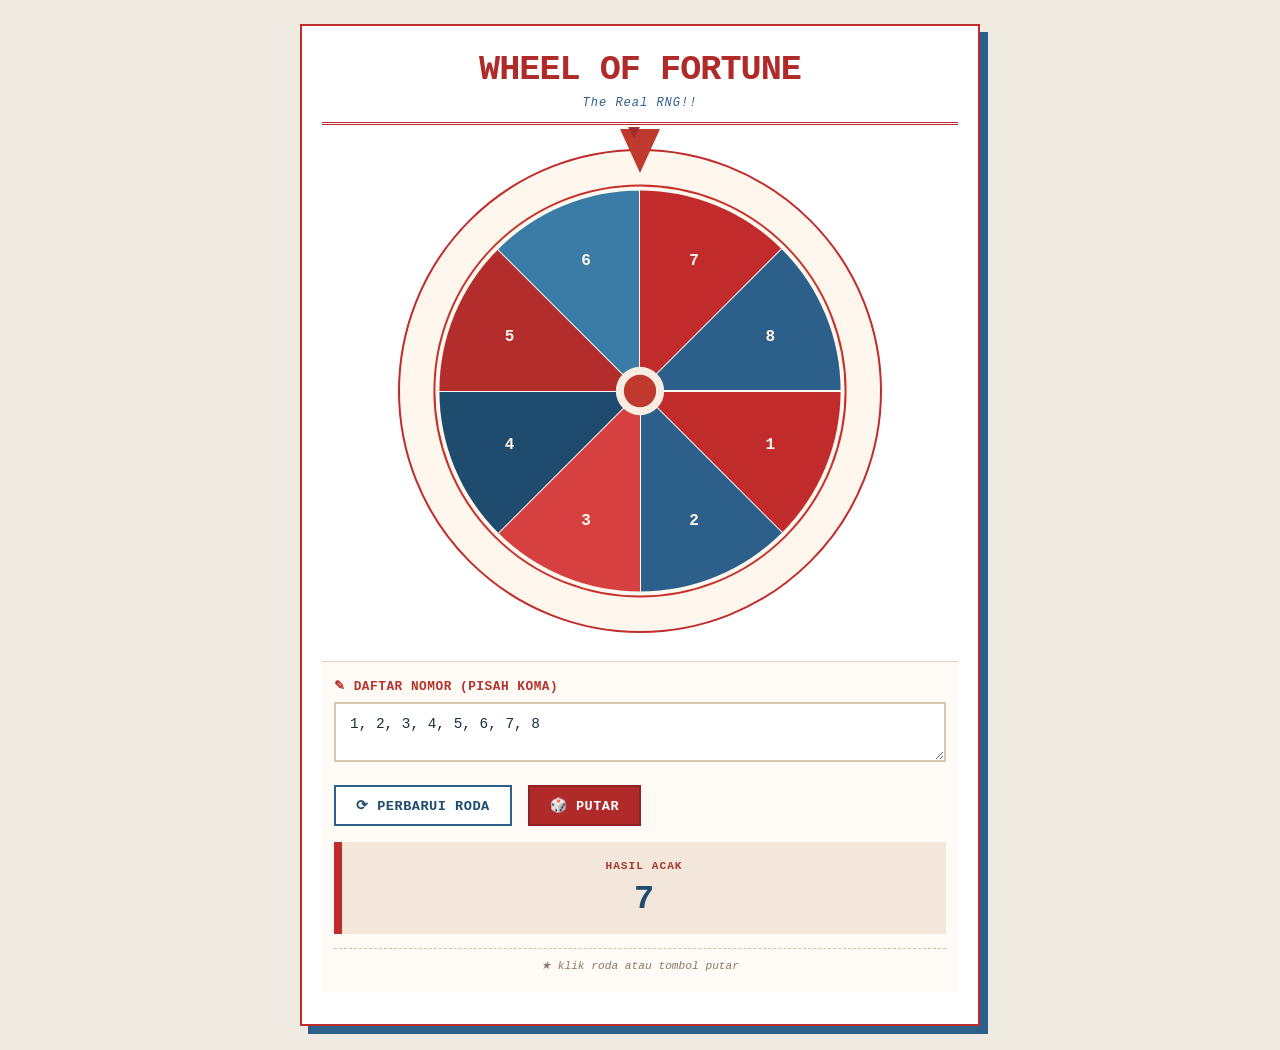
<file: index.html>
<!DOCTYPE html>
<html lang="id">
<head>
    <meta charset="UTF-8">
    <meta name="viewport" content="width=device-width, initial-scale=1.0, user-scalable=no">
    <title>Wheel Of Fortune</title>
    <link rel="stylesheet" href="style.css">
</head>
<body>
    <div class="app">
        <div class="wheel-header">
            <h1>WHEEL OF FORTUNE</h1>
            <p class="tagline">The Real RNG!!</p>
        </div>

        <div class="wheel-area">
            <div class="canvas-wrapper">
                <canvas id="wheelCanvas" width="480" height="480"></canvas>
                <div class="pointer"></div>
            </div>
        </div>

        <div class="control-panel">
            <div class="custom-box">
                <label for="itemsInput">✎ daftar nomor (pisah koma)</label>
                <textarea id="itemsInput" rows="2" placeholder="1, 2, 3, 4, 5, 6, 7, 8"></textarea>
                <div class="button-group">
                    <button id="updateBtn" class="btn-update">⟳ perbarui roda</button>
                    <button id="spinBtn" class="btn-spin">🎲 PUTAR</button>
                </div>
            </div>
            <div class="result-card">
                <span class="result-label">hasil acak</span>
                <div class="result-value" id="resultDisplay">—</div>
            </div>
            <div class="retro-note">★ klik roda atau tombol putar</div>
        </div>
    </div>
    <script>
        (function(){
            // ---------- DOM elements ----------
            const canvas = document.getElementById('wheelCanvas');
            const ctx = canvas.getContext('2d');
            const itemsInput = document.getElementById('itemsInput');
            const updateBtn = document.getElementById('updateBtn');
            const spinBtn = document.getElementById('spinBtn');
            const resultDisplay = document.getElementById('resultDisplay');

            let segments = [];
            let currentRotation = 0;
            let animating = false;
            let animFrameId = null;
            let spinStartTime = 0;
            let spinDuration = 3500;        // 3.5 detik → lebih lambat & dramatis
            let startRotation = 0;
            let targetRotation = 0;
            
            let width, height, centerX, centerY, radius;
            const POINTER_ANGLE = -Math.PI / 2;
            const defaultItems = ["1", "2", "3", "4", "5", "6", "7", "8"];
            
            function normalizeAngle(angle) {
                let norm = angle % (2 * Math.PI);
                if (norm < 0) norm += 2 * Math.PI;
                return norm;
            }
            
            // warna retro: merah, biru
            function getSegmentColor(index, total) {
                const colors = ["#c22b2b", "#2c5f8a", "#d64040", "#1e4b6e", "#b32d2d", "#3a7ca5"];
                return colors[index % colors.length];
            }
            
            function buildSegments(items) {
                const count = items.length;
                if (count === 0) return [];
                const angleStep = (2 * Math.PI) / count;
                const newSegments = [];
                let start = 0;
                for (let i = 0; i < count; i++) {
                    const end = start + angleStep;
                    newSegments.push({
                        label: items[i].trim() === "" ? "?" : items[i].trim(),
                        startAngle: start,
                        endAngle: end,
                        color: getSegmentColor(i, count)
                    });
                    start = end;
                }
                return newSegments;
            }
            
            function drawWheel() {
                if (!ctx) return;
                width = canvas.width;
                height = canvas.height;
                centerX = width / 2;
                centerY = height / 2;
                radius = Math.min(width, height) * 0.42;
                
                ctx.clearRect(0, 0, width, height);
                if (!segments.length) {
                    ctx.fillStyle = "#f0ede8";
                    ctx.fillRect(0, 0, width, height);
                    ctx.fillStyle = "#9e2d2d";
                    ctx.font = "bold 16px 'Courier New', monospace";
                    ctx.textAlign = "center";
                    ctx.fillText("⚠️ masukkan data", centerX, centerY);
                    return;
                }
                
                const rot = currentRotation % (2 * Math.PI);
                for (let i = 0; i < segments.length; i++) {
                    const seg = segments[i];
                    const start = seg.startAngle + rot;
                    const end = seg.endAngle + rot;
                    ctx.beginPath();
                    ctx.arc(centerX, centerY, radius, start, end);
                    ctx.lineTo(centerX, centerY);
                    ctx.fillStyle = seg.color;
                    ctx.fill();
                    ctx.strokeStyle = "#fcf9f0";
                    ctx.lineWidth = 2;
                    ctx.beginPath();
                    ctx.arc(centerX, centerY, radius, start, end);
                    ctx.lineTo(centerX, centerY);
                    ctx.stroke();
                }
                
                ctx.beginPath();
                ctx.arc(centerX, centerY, radius * 0.12, 0, 2 * Math.PI);
                ctx.fillStyle = "#f8ede0";
                ctx.fill();
                ctx.beginPath();
                ctx.arc(centerX, centerY, radius * 0.08, 0, 2 * Math.PI);
                ctx.fillStyle = "#bf3a2e";
                ctx.fill();
                
                ctx.font = `bold ${Math.max(11, Math.floor(radius * 0.08))}px "Courier New", monospace`;
                ctx.fillStyle = "#f9f2e2";
                ctx.shadowBlur = 0;
                ctx.textAlign = "center";
                ctx.textBaseline = "middle";
                const textRadius = radius * 0.7;
                for (let i = 0; i < segments.length; i++) {
                    const seg = segments[i];
                    const midAngle = seg.startAngle + (seg.endAngle - seg.startAngle) / 2 + rot;
                    const x = centerX + Math.cos(midAngle) * textRadius;
                    const y = centerY + Math.sin(midAngle) * textRadius;
                    let label = seg.label;
                    if (label.length > 10) label = label.slice(0, 8) + "..";
                    ctx.fillStyle = "#fff6e8";
                    ctx.fillText(label, x, y);
                }
                
                ctx.beginPath();
                ctx.arc(centerX, centerY, radius + 4, 0, 2 * Math.PI);
                ctx.lineWidth = 2;
                ctx.strokeStyle = "#c5312b";
                ctx.stroke();
            }
            
            function getCurrentWinnerSegment(rotationRad) {
                if (!segments.length) return null;
                let localPointer = normalizeAngle(POINTER_ANGLE - rotationRad);
                for (let seg of segments) {
                    if (localPointer >= seg.startAngle && localPointer < seg.endAngle) return seg;
                }
                return segments[0];
            }
            
            function updateResultFromRotation() {
                const winner = getCurrentWinnerSegment(currentRotation);
                if (winner) resultDisplay.innerText = winner.label;
                else resultDisplay.innerText = "?";
            }
            
            // easing lebih halus dan lambat (easeOutQuartic untuk efek dramatis)
            function easeOutQuartic(t) {
                return 1 - Math.pow(1 - t, 4);
            }
            
            function animateSpin(now) {
                const elapsed = now - spinStartTime;
                let t = Math.min(1, elapsed / spinDuration);
                const ease = easeOutQuartic(t);  // menggunakan easing lebih dramatis
                currentRotation = startRotation + (targetRotation - startRotation) * ease;
                drawWheel();
                if (t < 1) {
                    animFrameId = requestAnimationFrame(animateSpin);
                } else {
                    currentRotation = targetRotation;
                    drawWheel();
                    animating = false;
                    spinBtn.disabled = false;
                    updateBtn.disabled = false;
                    updateResultFromRotation();
                    cancelAnimationFrame(animFrameId);
                    animFrameId = null;
                }
            }
            
            function spinWheel() {
                if (animating) return;
                if (!segments.length) {
                    resultDisplay.innerText = "update data!";
                    return;
                }
                const randomIndex = Math.floor(Math.random() * segments.length);
                const targetSegment = segments[randomIndex];
                const segStart = targetSegment.startAngle;
                const segEnd = targetSegment.endAngle;
                const randomOffset = Math.random() * (segEnd - segStart);
                const targetLocalAngle = segStart + randomOffset;
                let rawFinalRot = POINTER_ANGLE - targetLocalAngle;
                let finalRotMod = normalizeAngle(rawFinalRot);
                // tambah putaran lebih banyak untuk efek dramatis (9-14 putaran)
                const fullTurns = 9 + Math.floor(Math.random() * 6);
                const deltaFull = fullTurns * 2 * Math.PI;
                let targetAbsolute = currentRotation + deltaFull + finalRotMod;
                startRotation = currentRotation;
                targetRotation = targetAbsolute;
                animating = true;
                spinBtn.disabled = true;
                updateBtn.disabled = true;
                spinStartTime = performance.now();
                animFrameId = requestAnimationFrame(animateSpin);
            }
            
            function updateWheelFromInput() {
                if (animating) {
                    if (animFrameId) cancelAnimationFrame(animFrameId);
                    animating = false;
                    spinBtn.disabled = false;
                    updateBtn.disabled = false;
                }
                let raw = itemsInput.value;
                let itemsArray = [];
                if (raw.trim() === "") itemsArray = [...defaultItems];
                else {
                    let parts = raw.split(',').map(p => p.trim()).filter(p => p !== "");
                    if (parts.length < 2) {
                        alert("minimal 2 item! menggunakan default");
                        itemsArray = [...defaultItems];
                    } else itemsArray = parts;
                }
                segments = buildSegments(itemsArray);
                currentRotation = 0;
                drawWheel();
                updateResultFromRotation();
                itemsInput.value = itemsArray.join(", ");
            }
            
            function init() {
                itemsInput.value = defaultItems.join(", ");
                updateWheelFromInput();
                canvas.addEventListener('click', () => { if(!animating && segments.length) spinWheel(); });
                updateBtn.addEventListener('click', () => { if(!animating) updateWheelFromInput(); });
                spinBtn.addEventListener('click', () => { if(!animating && segments.length) spinWheel(); });
                window.addEventListener('resize', () => drawWheel());
            }
            init();
        })();
    </script>
</body>
</html>
</file>
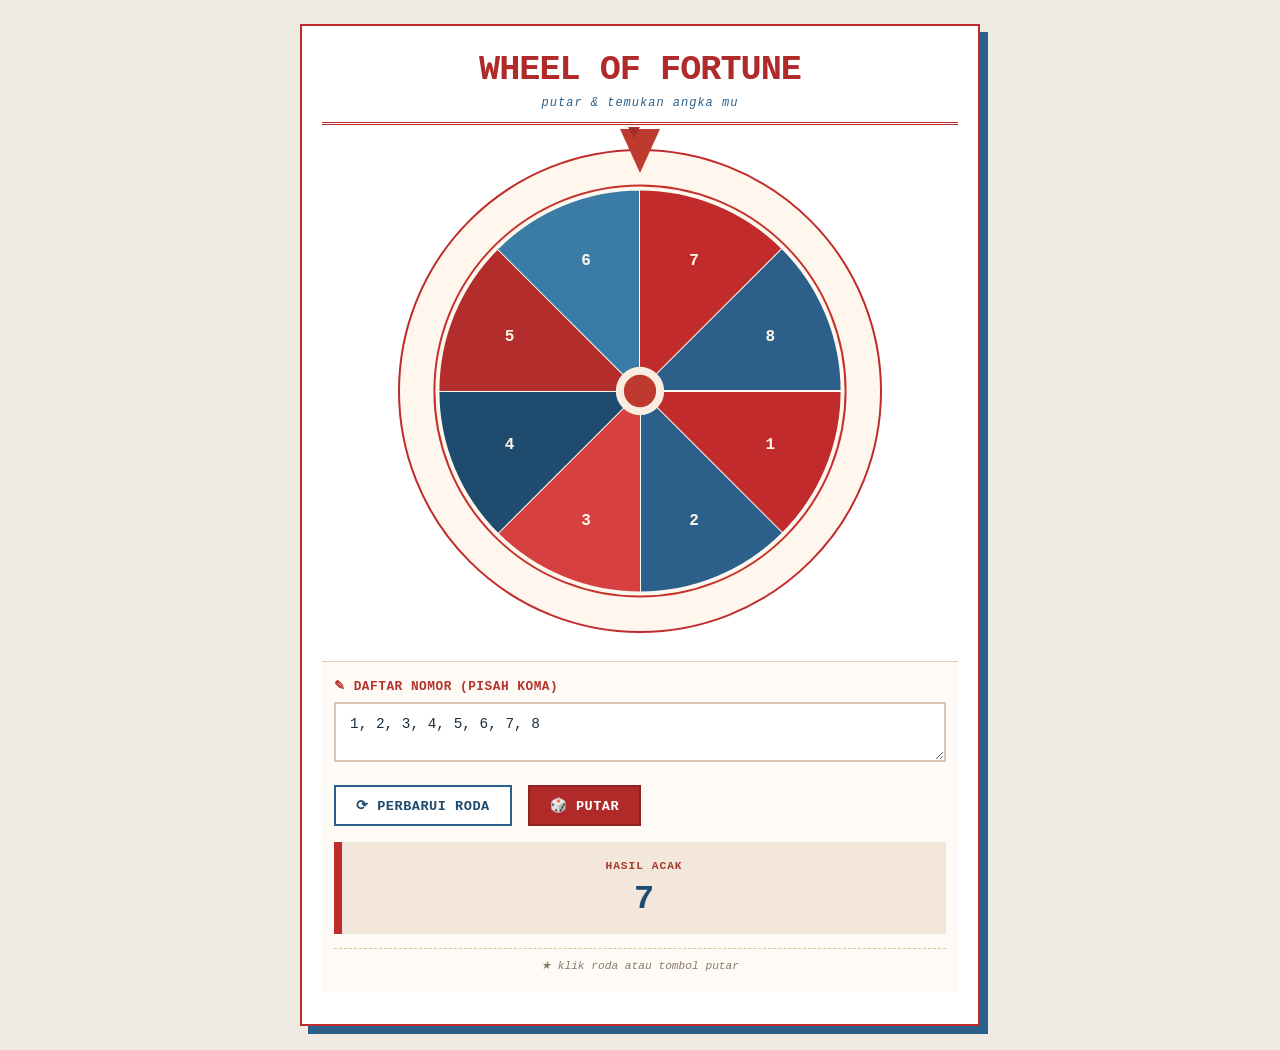
<file: WOF.html>
<!DOCTYPE html>
<html lang="id">
<head>
    <meta charset="UTF-8">
    <meta name="viewport" content="width=device-width, initial-scale=1.0, user-scalable=no">
    <title>Roda Putar Nomor | Retro Minimalis</title>
    <link rel="stylesheet" href="WOF.css">
</head>
<body>
    <div class="app">
        <div class="wheel-header">
            <h1>WHEEL OF FORTUNE</h1>
            <p class="tagline">putar & temukan angka mu</p>
        </div>

        <div class="wheel-area">
            <div class="canvas-wrapper">
                <canvas id="wheelCanvas" width="480" height="480"></canvas>
                <div class="pointer"></div>
            </div>
        </div>

        <div class="control-panel">
            <div class="custom-box">
                <label for="itemsInput">✎ daftar nomor (pisah koma)</label>
                <textarea id="itemsInput" rows="2" placeholder="1, 2, 3, 4, 5, 6, 7, 8"></textarea>
                <div class="button-group">
                    <button id="updateBtn" class="btn-update">⟳ perbarui roda</button>
                    <button id="spinBtn" class="btn-spin">🎲 PUTAR</button>
                </div>
            </div>
            <div class="result-card">
                <span class="result-label">hasil acak</span>
                <div class="result-value" id="resultDisplay">—</div>
            </div>
            <div class="retro-note">★ klik roda atau tombol putar</div>
        </div>
    </div>
    <script>
        (function(){
            // ---------- DOM elements ----------
            const canvas = document.getElementById('wheelCanvas');
            const ctx = canvas.getContext('2d');
            const itemsInput = document.getElementById('itemsInput');
            const updateBtn = document.getElementById('updateBtn');
            const spinBtn = document.getElementById('spinBtn');
            const resultDisplay = document.getElementById('resultDisplay');

            let segments = [];
            let currentRotation = 0;
            let animating = false;
            let animFrameId = null;
            let spinStartTime = 0;
            let spinDuration = 1600;
            let startRotation = 0;
            let targetRotation = 0;
            
            let width, height, centerX, centerY, radius;
            const POINTER_ANGLE = -Math.PI / 2;
            const defaultItems = ["1", "2", "3", "4", "5", "6", "7", "8"];
            
            function normalizeAngle(angle) {
                let norm = angle % (2 * Math.PI);
                if (norm < 0) norm += 2 * Math.PI;
                return norm;
            }
            
            // warna retro: palet merah, biru, putih, krem
            function getSegmentColor(index, total) {
                // menggunakan warna solid: merah, biru tua, merah muda, biru langit
                const colors = ["#c22b2b", "#2c5f8a", "#d64040", "#1e4b6e", "#b32d2d", "#3a7ca5"];
                return colors[index % colors.length];
            }
            
            function buildSegments(items) {
                const count = items.length;
                if (count === 0) return [];
                const angleStep = (2 * Math.PI) / count;
                const newSegments = [];
                let start = 0;
                for (let i = 0; i < count; i++) {
                    const end = start + angleStep;
                    newSegments.push({
                        label: items[i].trim() === "" ? "?" : items[i].trim(),
                        startAngle: start,
                        endAngle: end,
                        color: getSegmentColor(i, count)
                    });
                    start = end;
                }
                return newSegments;
            }
            
            function drawWheel() {
                if (!ctx) return;
                width = canvas.width;
                height = canvas.height;
                centerX = width / 2;
                centerY = height / 2;
                radius = Math.min(width, height) * 0.42;
                
                ctx.clearRect(0, 0, width, height);
                if (!segments.length) {
                    ctx.fillStyle = "#f0ede8";
                    ctx.fillRect(0, 0, width, height);
                    ctx.fillStyle = "#9e2d2d";
                    ctx.font = "bold 16px 'Courier New', monospace";
                    ctx.textAlign = "center";
                    ctx.fillText("⚠️ masukkan data", centerX, centerY);
                    return;
                }
                
                const rot = currentRotation % (2 * Math.PI);
                for (let i = 0; i < segments.length; i++) {
                    const seg = segments[i];
                    const start = seg.startAngle + rot;
                    const end = seg.endAngle + rot;
                    ctx.beginPath();
                    ctx.arc(centerX, centerY, radius, start, end);
                    ctx.lineTo(centerX, centerY);
                    ctx.fillStyle = seg.color;
                    ctx.fill();
                    ctx.strokeStyle = "#fcf9f0";
                    ctx.lineWidth = 2;
                    ctx.beginPath();
                    ctx.arc(centerX, centerY, radius, start, end);
                    ctx.lineTo(centerX, centerY);
                    ctx.stroke();
                }
                
                // lingkaran tengah
                ctx.beginPath();
                ctx.arc(centerX, centerY, radius * 0.12, 0, 2 * Math.PI);
                ctx.fillStyle = "#f8ede0";
                ctx.fill();
                ctx.beginPath();
                ctx.arc(centerX, centerY, radius * 0.08, 0, 2 * Math.PI);
                ctx.fillStyle = "#bf3a2e";
                ctx.fill();
                
                // teks segmen
                ctx.font = `bold ${Math.max(11, Math.floor(radius * 0.08))}px "Courier New", monospace`;
                ctx.fillStyle = "#f9f2e2";
                ctx.shadowBlur = 0;
                ctx.textAlign = "center";
                ctx.textBaseline = "middle";
                const textRadius = radius * 0.7;
                for (let i = 0; i < segments.length; i++) {
                    const seg = segments[i];
                    const midAngle = seg.startAngle + (seg.endAngle - seg.startAngle) / 2 + rot;
                    const x = centerX + Math.cos(midAngle) * textRadius;
                    const y = centerY + Math.sin(midAngle) * textRadius;
                    let label = seg.label;
                    if (label.length > 10) label = label.slice(0, 8) + "..";
                    ctx.fillStyle = "#fff6e8";
                    ctx.fillText(label, x, y);
                }
                
                // garis tepi retro
                ctx.beginPath();
                ctx.arc(centerX, centerY, radius + 4, 0, 2 * Math.PI);
                ctx.lineWidth = 2;
                ctx.strokeStyle = "#c5312b";
                ctx.stroke();
            }
            
            function getCurrentWinnerSegment(rotationRad) {
                if (!segments.length) return null;
                let localPointer = normalizeAngle(POINTER_ANGLE - rotationRad);
                for (let seg of segments) {
                    if (localPointer >= seg.startAngle && localPointer < seg.endAngle) return seg;
                }
                return segments[0];
            }
            
            function updateResultFromRotation() {
                const winner = getCurrentWinnerSegment(currentRotation);
                if (winner) resultDisplay.innerText = winner.label;
                else resultDisplay.innerText = "?";
            }
            
            function easeOutCubic(t) { return 1 - Math.pow(1 - t, 3); }
            
            function animateSpin(now) {
                const elapsed = now - spinStartTime;
                let t = Math.min(1, elapsed / spinDuration);
                const ease = easeOutCubic(t);
                currentRotation = startRotation + (targetRotation - startRotation) * ease;
                drawWheel();
                if (t < 1) {
                    animFrameId = requestAnimationFrame(animateSpin);
                } else {
                    currentRotation = targetRotation;
                    drawWheel();
                    animating = false;
                    spinBtn.disabled = false;
                    updateBtn.disabled = false;
                    updateResultFromRotation();
                    cancelAnimationFrame(animFrameId);
                    animFrameId = null;
                }
            }
            
            function spinWheel() {
                if (animating) return;
                if (!segments.length) {
                    resultDisplay.innerText = "update data!";
                    return;
                }
                const randomIndex = Math.floor(Math.random() * segments.length);
                const targetSegment = segments[randomIndex];
                const segStart = targetSegment.startAngle;
                const segEnd = targetSegment.endAngle;
                const randomOffset = Math.random() * (segEnd - segStart);
                const targetLocalAngle = segStart + randomOffset;
                let rawFinalRot = POINTER_ANGLE - targetLocalAngle;
                let finalRotMod = normalizeAngle(rawFinalRot);
                const fullTurns = 5 + Math.floor(Math.random() * 6);
                const deltaFull = fullTurns * 2 * Math.PI;
                let targetAbsolute = currentRotation + deltaFull + finalRotMod;
                startRotation = currentRotation;
                targetRotation = targetAbsolute;
                animating = true;
                spinBtn.disabled = true;
                updateBtn.disabled = true;
                spinStartTime = performance.now();
                animFrameId = requestAnimationFrame(animateSpin);
            }
            
            function updateWheelFromInput() {
                if (animating) {
                    if (animFrameId) cancelAnimationFrame(animFrameId);
                    animating = false;
                    spinBtn.disabled = false;
                    updateBtn.disabled = false;
                }
                let raw = itemsInput.value;
                let itemsArray = [];
                if (raw.trim() === "") itemsArray = [...defaultItems];
                else {
                    let parts = raw.split(',').map(p => p.trim()).filter(p => p !== "");
                    if (parts.length < 2) {
                        alert("minimal 2 item! menggunakan default");
                        itemsArray = [...defaultItems];
                    } else itemsArray = parts;
                }
                segments = buildSegments(itemsArray);
                currentRotation = 0;
                drawWheel();
                updateResultFromRotation();
                itemsInput.value = itemsArray.join(", ");
            }
            
            function init() {
                itemsInput.value = defaultItems.join(", ");
                updateWheelFromInput();
                canvas.addEventListener('click', () => { if(!animating && segments.length) spinWheel(); });
                updateBtn.addEventListener('click', () => { if(!animating) updateWheelFromInput(); });
                spinBtn.addEventListener('click', () => { if(!animating && segments.length) spinWheel(); });
                window.addEventListener('resize', () => drawWheel());
            }
            init();
        })();
    </script>
</body>
</html>
</file>
<file: style.css>
* {
    margin: 0;
    padding: 0;
    box-sizing: border-box;
}

body {
    background: #f0ebe2;
    font-family: 'Courier New', 'SF Mono', 'IBM Plex Mono', monospace;
    display: flex;
    justify-content: center;
    align-items: center;
    min-height: 100vh;
    padding: 24px;
}

/* container utama */
.app {
    max-width: 680px;
    width: 100%;
    background: white;
    border: 2px solid #c02b2b;
    box-shadow: 8px 8px 0 #2c5f8a;
    padding: 24px 20px 32px;
}

/* header retro */
.wheel-header {
    text-align: center;
    margin-bottom: 24px;
    border-bottom: 3px double #c02b2b;
    padding-bottom: 12px;
}
.wheel-header h1 {
    font-size: 2.2rem;
    letter-spacing: -1px;
    color: #b12a2a;
    text-transform: uppercase;
    font-weight: 700;
    background: none;
    -webkit-text-fill-color: #b12a2a;
}
.tagline {
    font-size: 0.75rem;
    color: #2c5f8a;
    letter-spacing: 1px;
    margin-top: 6px;
    font-style: italic;
}

/* area roda */
.wheel-area {
    display: flex;
    justify-content: center;
    margin: 12px 0 8px;
}
.canvas-wrapper {
    position: relative;
    display: inline-block;
}
canvas {
    display: block;
    width: 100%;
    height: auto;
    background: #fff6ed;
    border-radius: 50%;
    border: 2px solid #c02b2b;
    box-shadow: none;
    cursor: pointer;
}
.pointer {
    position: absolute;
    top: -20px;
    left: 50%;
    transform: translateX(-50%);
    width: 0;
    height: 0;
    border-left: 20px solid transparent;
    border-right: 20px solid transparent;
    border-top: 44px solid #bf3a2e;
    z-index: 5;
}
.pointer::after {
    content: "▼";
    position: absolute;
    font-size: 20px;
    top: -52px;
    left: -12px;
    color: #9e2d2d;
}

/* panel kontrol retro minimal */
.control-panel {
    margin-top: 28px;
    background: #fefaf5;
    padding: 16px 12px 20px;
    border-top: 1px solid #e0cfbc;
}
.custom-box label {
    display: block;
    font-weight: bold;
    font-size: 0.8rem;
    text-transform: uppercase;
    color: #b5342c;
    letter-spacing: 0.5px;
    margin-bottom: 8px;
}
textarea {
    width: 100%;
    padding: 12px 14px;
    font-family: 'Courier New', monospace;
    font-size: 0.9rem;
    background: white;
    border: 2px solid #d6c6b2;
    resize: vertical;
    outline: none;
    transition: 0.1s linear;
    color: #1c2e3a;
}
textarea:focus {
    border-color: #2c5f8a;
}
.button-group {
    display: flex;
    gap: 16px;
    margin: 18px 0 16px;
    flex-wrap: wrap;
}
button {
    font-family: 'Courier New', monospace;
    font-weight: bold;
    font-size: 0.85rem;
    padding: 10px 20px;
    border: none;
    background: white;
    color: #2c2b26;
    cursor: pointer;
    transition: 0.1s linear;
    border: 2px solid #b12a2a;
    text-transform: uppercase;
    letter-spacing: 0.5px;
}
.btn-update {
    border-color: #2c5f8a;
    color: #1e4b6e;
    background: white;
}
.btn-spin {
    background: #b12a2a;
    border-color: #8f2222;
    color: white;
}
button:active {
    transform: translate(2px, 2px);
}
.result-card {
    background: #f2e7da;
    padding: 14px 10px;
    text-align: center;
    border-left: 8px solid #c02b2b;
    margin: 12px 0 8px;
}
.result-label {
    font-size: 0.7rem;
    text-transform: uppercase;
    font-weight: bold;
    color: #a53a2e;
    letter-spacing: 1px;
}
.result-value {
    font-size: 2.1rem;
    font-weight: 800;
    font-family: 'Courier New', monospace;
    color: #1e4b6e;
    word-break: break-word;
    background: none;
    padding: 6px 0 2px;
}
.retro-note {
    text-align: center;
    font-size: 0.7rem;
    color: #8b7a68;
    margin-top: 14px;
    border-top: 1px dashed #d6c29f;
    padding-top: 10px;
    font-style: italic;
}

/* responsif */
@media (max-width: 550px) {
    .app { padding: 16px; }
    .wheel-header h1 { font-size: 1.7rem; }
    .result-value { font-size: 1.6rem; }
    button { padding: 7px 16px; font-size: 0.75rem; }
    .pointer { border-left: 16px solid transparent; border-right: 16px solid transparent; border-top: 36px solid #bf3a2e; top: -16px; }
    .pointer::after { font-size: 16px; top: -44px; left: -10px; }
}
</file>
<file: WOF.css>
* {
    margin: 0;
    padding: 0;
    box-sizing: border-box;
}

body {
    background: #f0ebe2;
    font-family: 'Courier New', 'SF Mono', 'IBM Plex Mono', monospace;
    display: flex;
    justify-content: center;
    align-items: center;
    min-height: 100vh;
    padding: 24px;
}

/* container utama */
.app {
    max-width: 680px;
    width: 100%;
    background: white;
    border: 2px solid #c02b2b;
    box-shadow: 8px 8px 0 #2c5f8a;
    padding: 24px 20px 32px;
}

/* header retro */
.wheel-header {
    text-align: center;
    margin-bottom: 24px;
    border-bottom: 3px double #c02b2b;
    padding-bottom: 12px;
}
.wheel-header h1 {
    font-size: 2.2rem;
    letter-spacing: -1px;
    color: #b12a2a;
    text-transform: uppercase;
    font-weight: 700;
    background: none;
    -webkit-text-fill-color: #b12a2a;
}
.tagline {
    font-size: 0.75rem;
    color: #2c5f8a;
    letter-spacing: 1px;
    margin-top: 6px;
    font-style: italic;
}

/* area roda */
.wheel-area {
    display: flex;
    justify-content: center;
    margin: 12px 0 8px;
}
.canvas-wrapper {
    position: relative;
    display: inline-block;
}
canvas {
    display: block;
    width: 100%;
    height: auto;
    background: #fff6ed;
    border-radius: 50%;
    border: 2px solid #c02b2b;
    box-shadow: none;
    cursor: pointer;
}
.pointer {
    position: absolute;
    top: -20px;
    left: 50%;
    transform: translateX(-50%);
    width: 0;
    height: 0;
    border-left: 20px solid transparent;
    border-right: 20px solid transparent;
    border-top: 44px solid #bf3a2e;
    z-index: 5;
}
.pointer::after {
    content: "▼";
    position: absolute;
    font-size: 20px;
    top: -52px;
    left: -12px;
    color: #9e2d2d;
}

/* panel kontrol retro minimal */
.control-panel {
    margin-top: 28px;
    background: #fefaf5;
    padding: 16px 12px 20px;
    border-top: 1px solid #e0cfbc;
}
.custom-box label {
    display: block;
    font-weight: bold;
    font-size: 0.8rem;
    text-transform: uppercase;
    color: #b5342c;
    letter-spacing: 0.5px;
    margin-bottom: 8px;
}
textarea {
    width: 100%;
    padding: 12px 14px;
    font-family: 'Courier New', monospace;
    font-size: 0.9rem;
    background: white;
    border: 2px solid #d6c6b2;
    resize: vertical;
    outline: none;
    transition: 0.1s linear;
    color: #1c2e3a;
}
textarea:focus {
    border-color: #2c5f8a;
}
.button-group {
    display: flex;
    gap: 16px;
    margin: 18px 0 16px;
    flex-wrap: wrap;
}
button {
    font-family: 'Courier New', monospace;
    font-weight: bold;
    font-size: 0.85rem;
    padding: 10px 20px;
    border: none;
    background: white;
    color: #2c2b26;
    cursor: pointer;
    transition: 0.1s linear;
    border: 2px solid #b12a2a;
    text-transform: uppercase;
    letter-spacing: 0.5px;
}
.btn-update {
    border-color: #2c5f8a;
    color: #1e4b6e;
    background: white;
}
.btn-spin {
    background: #b12a2a;
    border-color: #8f2222;
    color: white;
}
button:active {
    transform: translate(2px, 2px);
}
.result-card {
    background: #f2e7da;
    padding: 14px 10px;
    text-align: center;
    border-left: 8px solid #c02b2b;
    margin: 12px 0 8px;
}
.result-label {
    font-size: 0.7rem;
    text-transform: uppercase;
    font-weight: bold;
    color: #a53a2e;
    letter-spacing: 1px;
}
.result-value {
    font-size: 2.1rem;
    font-weight: 800;
    font-family: 'Courier New', monospace;
    color: #1e4b6e;
    word-break: break-word;
    background: none;
    padding: 6px 0 2px;
}
.retro-note {
    text-align: center;
    font-size: 0.7rem;
    color: #8b7a68;
    margin-top: 14px;
    border-top: 1px dashed #d6c29f;
    padding-top: 10px;
    font-style: italic;
}

/* responsif */
@media (max-width: 550px) {
    .app { padding: 16px; }
    .wheel-header h1 { font-size: 1.7rem; }
    .result-value { font-size: 1.6rem; }
    button { padding: 7px 16px; font-size: 0.75rem; }
    .pointer { border-left: 16px solid transparent; border-right: 16px solid transparent; border-top: 36px solid #bf3a2e; top: -16px; }
    .pointer::after { font-size: 16px; top: -44px; left: -10px; }
}
</file>
